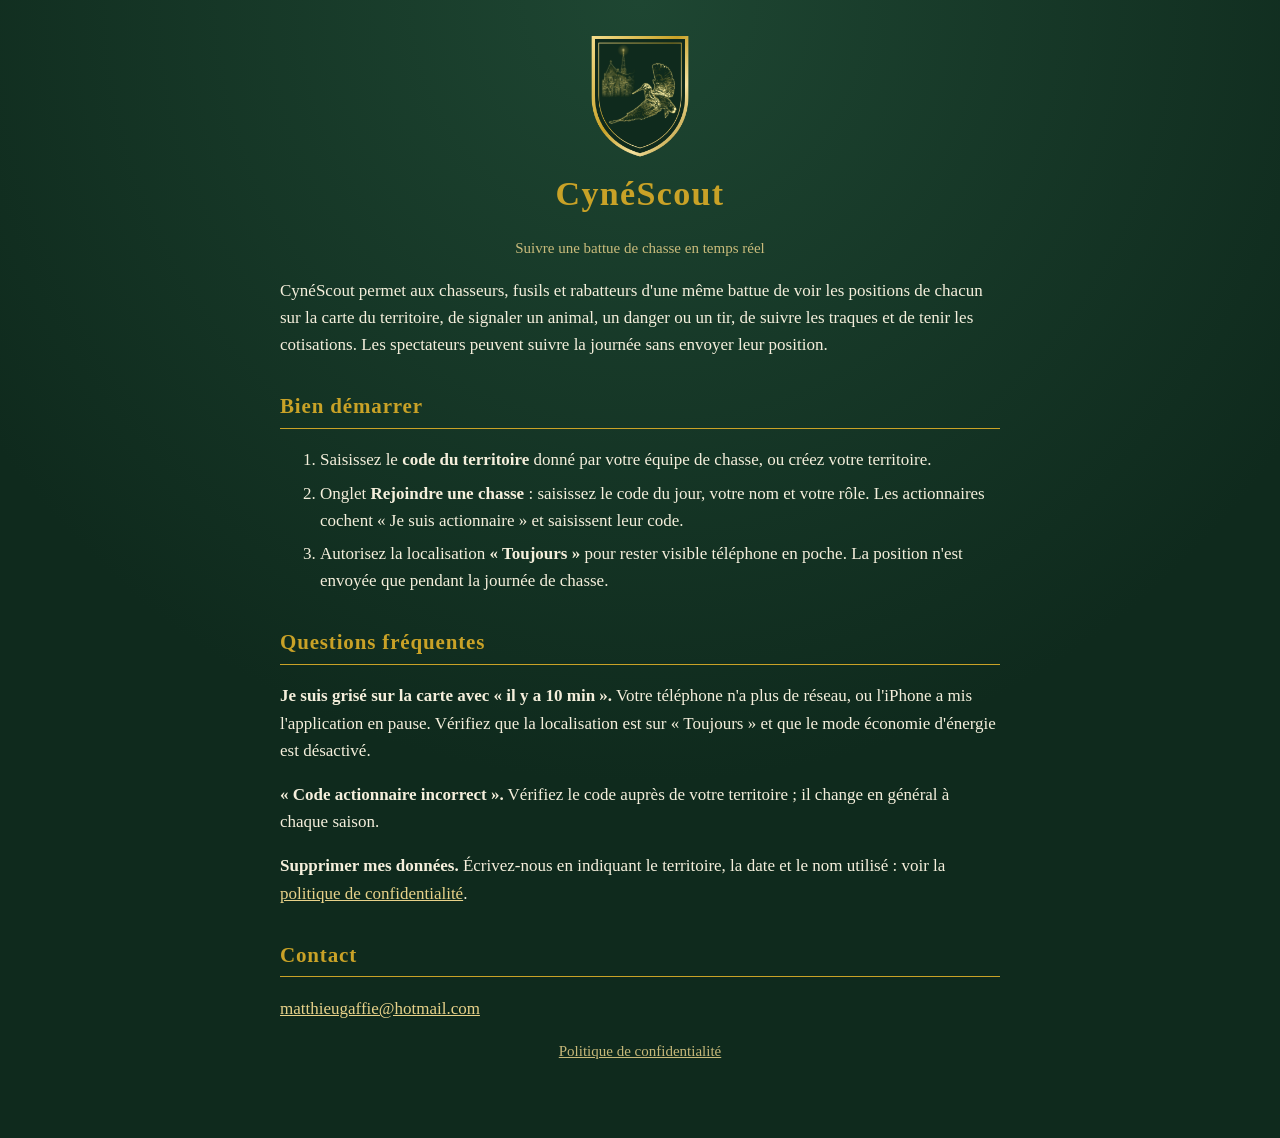
<file: index.html>
<!DOCTYPE html>
<html lang="fr">
<head>
<meta charset="utf-8">
<meta name="viewport" content="width=device-width, initial-scale=1">
<title>CynéScout · Assistance</title>
<link rel="stylesheet" href="style.css">
</head>
<body>
<main>
<img class="logo" src="logo.png" alt="Blason CynéScout">
<h1>CynéScout</h1>
<p class="discret">Suivre une battue de chasse en temps réel</p>

<p>CynéScout permet aux chasseurs, fusils et rabatteurs d'une même battue de voir les positions de chacun sur la carte du territoire, de signaler un animal, un danger ou un tir, de suivre les traques et de tenir les cotisations. Les spectateurs peuvent suivre la journée sans envoyer leur position.</p>

<h2>Bien démarrer</h2>
<ol>
<li>Saisissez le <strong>code du territoire</strong> donné par votre équipe de chasse, ou créez votre territoire.</li>
<li>Onglet <strong>Rejoindre une chasse</strong> : saisissez le code du jour, votre nom et votre rôle. Les actionnaires cochent « Je suis actionnaire » et saisissent leur code.</li>
<li>Autorisez la localisation <strong>« Toujours »</strong> pour rester visible téléphone en poche. La position n'est envoyée que pendant la journée de chasse.</li>
</ol>

<h2>Questions fréquentes</h2>
<p><strong>Je suis grisé sur la carte avec « il y a 10 min ».</strong> Votre téléphone n'a plus de réseau, ou l'iPhone a mis l'application en pause. Vérifiez que la localisation est sur « Toujours » et que le mode économie d'énergie est désactivé.</p>
<p><strong>« Code actionnaire incorrect ».</strong> Vérifiez le code auprès de votre territoire ; il change en général à chaque saison.</p>
<p><strong>Supprimer mes données.</strong> Écrivez-nous en indiquant le territoire, la date et le nom utilisé : voir la <a href="confidentialite.html">politique de confidentialité</a>.</p>

<h2>Contact</h2>
<p><a href="mailto:matthieugaffie@hotmail.com">matthieugaffie@hotmail.com</a></p>

<p class="discret"><a href="confidentialite.html">Politique de confidentialité</a></p>
</main>
</body>
</html>
</file>
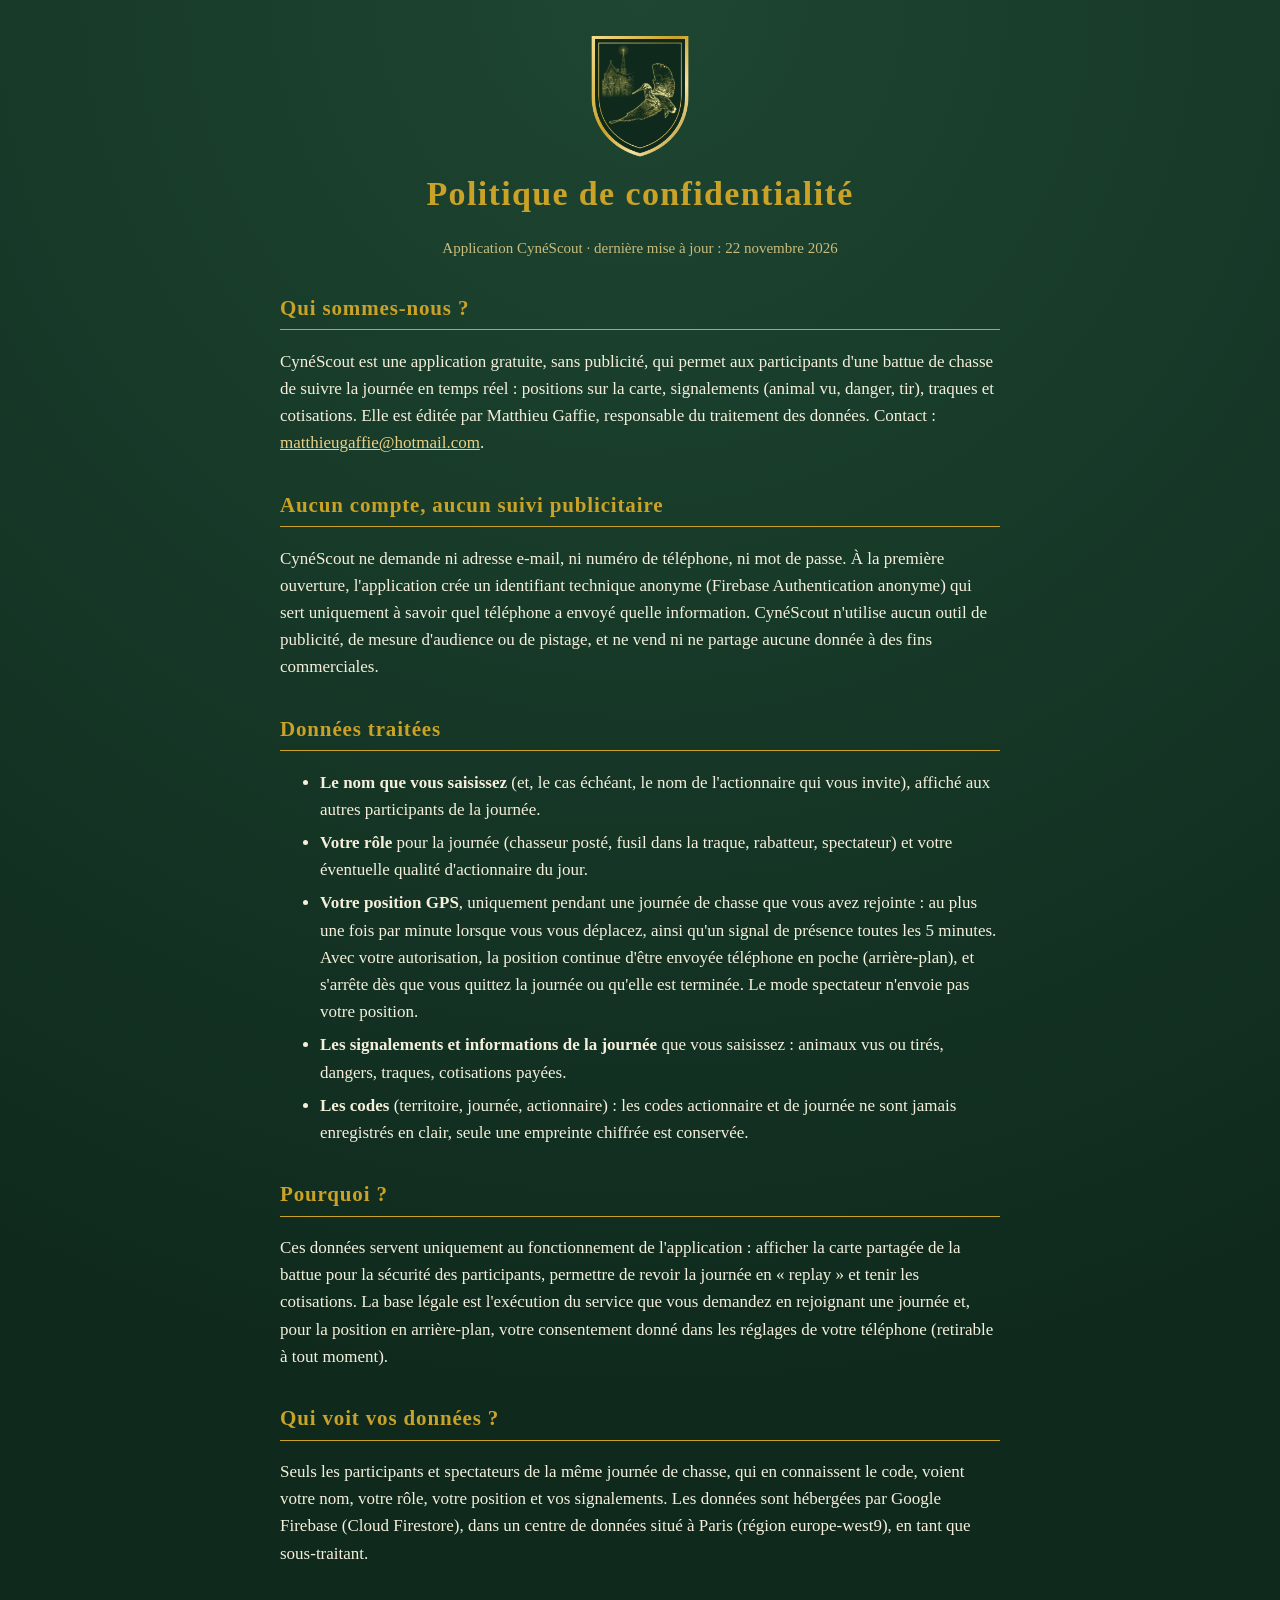
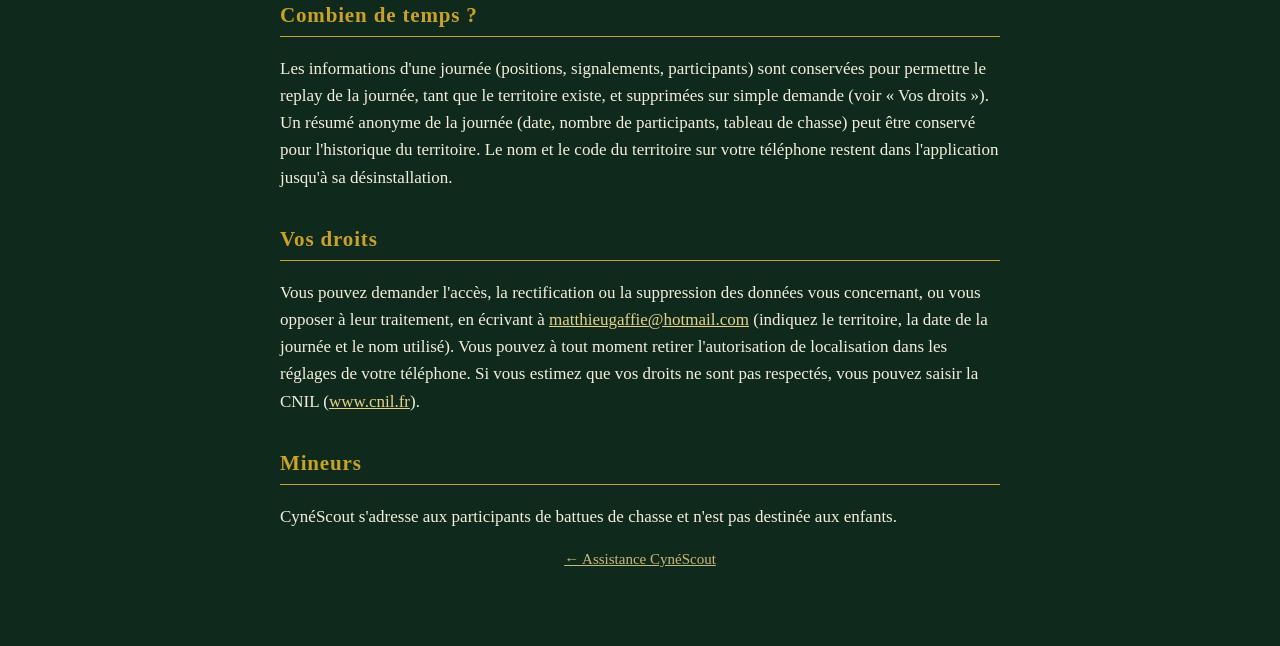
<file: confidentialite.html>
<!DOCTYPE html>
<html lang="fr">
<head>
<meta charset="utf-8">
<meta name="viewport" content="width=device-width, initial-scale=1">
<title>CynéScout · Politique de confidentialité</title>
<link rel="stylesheet" href="style.css">
</head>
<body>
<main>
<img class="logo" src="logo.png" alt="Blason CynéScout">
<h1>Politique de confidentialité</h1>
<p class="discret">Application CynéScout · dernière mise à jour : 22 novembre 2026</p>

<h2>Qui sommes-nous ?</h2>
<p>CynéScout est une application gratuite, sans publicité, qui permet aux participants d'une battue de chasse de suivre la journée en temps réel : positions sur la carte, signalements (animal vu, danger, tir), traques et cotisations. Elle est éditée par Matthieu Gaffie, responsable du traitement des données. Contact : <a href="mailto:matthieugaffie@hotmail.com">matthieugaffie@hotmail.com</a>.</p>

<h2>Aucun compte, aucun suivi publicitaire</h2>
<p>CynéScout ne demande ni adresse e-mail, ni numéro de téléphone, ni mot de passe. À la première ouverture, l'application crée un identifiant technique anonyme (Firebase Authentication anonyme) qui sert uniquement à savoir quel téléphone a envoyé quelle information. CynéScout n'utilise aucun outil de publicité, de mesure d'audience ou de pistage, et ne vend ni ne partage aucune donnée à des fins commerciales.</p>

<h2>Données traitées</h2>
<ul>
<li><strong>Le nom que vous saisissez</strong> (et, le cas échéant, le nom de l'actionnaire qui vous invite), affiché aux autres participants de la journée.</li>
<li><strong>Votre rôle</strong> pour la journée (chasseur posté, fusil dans la traque, rabatteur, spectateur) et votre éventuelle qualité d'actionnaire du jour.</li>
<li><strong>Votre position GPS</strong>, uniquement pendant une journée de chasse que vous avez rejointe : au plus une fois par minute lorsque vous vous déplacez, ainsi qu'un signal de présence toutes les 5 minutes. Avec votre autorisation, la position continue d'être envoyée téléphone en poche (arrière-plan), et s'arrête dès que vous quittez la journée ou qu'elle est terminée. Le mode spectateur n'envoie pas votre position.</li>
<li><strong>Les signalements et informations de la journée</strong> que vous saisissez : animaux vus ou tirés, dangers, traques, cotisations payées.</li>
<li><strong>Les codes</strong> (territoire, journée, actionnaire) : les codes actionnaire et de journée ne sont jamais enregistrés en clair, seule une empreinte chiffrée est conservée.</li>
</ul>

<h2>Pourquoi ?</h2>
<p>Ces données servent uniquement au fonctionnement de l'application : afficher la carte partagée de la battue pour la sécurité des participants, permettre de revoir la journée en « replay » et tenir les cotisations. La base légale est l'exécution du service que vous demandez en rejoignant une journée et, pour la position en arrière-plan, votre consentement donné dans les réglages de votre téléphone (retirable à tout moment).</p>

<h2>Qui voit vos données ?</h2>
<p>Seuls les participants et spectateurs de la même journée de chasse, qui en connaissent le code, voient votre nom, votre rôle, votre position et vos signalements. Les données sont hébergées par Google Firebase (Cloud Firestore), dans un centre de données situé à Paris (région europe-west9), en tant que sous-traitant.</p>

<h2>Combien de temps ?</h2>
<p>Les informations d'une journée (positions, signalements, participants) sont conservées pour permettre le replay de la journée, tant que le territoire existe, et supprimées sur simple demande (voir « Vos droits »). Un résumé anonyme de la journée (date, nombre de participants, tableau de chasse) peut être conservé pour l'historique du territoire. Le nom et le code du territoire sur votre téléphone restent dans l'application jusqu'à sa désinstallation.</p>

<h2>Vos droits</h2>
<p>Vous pouvez demander l'accès, la rectification ou la suppression des données vous concernant, ou vous opposer à leur traitement, en écrivant à <a href="mailto:matthieugaffie@hotmail.com">matthieugaffie@hotmail.com</a> (indiquez le territoire, la date de la journée et le nom utilisé). Vous pouvez à tout moment retirer l'autorisation de localisation dans les réglages de votre téléphone. Si vous estimez que vos droits ne sont pas respectés, vous pouvez saisir la CNIL (<a href="https://www.cnil.fr">www.cnil.fr</a>).</p>

<h2>Mineurs</h2>
<p>CynéScout s'adresse aux participants de battues de chasse et n'est pas destinée aux enfants.</p>

<p class="discret"><a href="index.html">← Assistance CynéScout</a></p>
</main>
</body>
</html>
</file>
<file: style.css>
:root { --vert: #0F2A1D; --vert-moyen: #1E4632; --or: #C9A227; --or-clair: #E8D28A; --ivoire: #F5EFDC; }
html { background: var(--vert); }
body { margin: 0; color: var(--ivoire); font: 17px/1.6 Georgia, "Times New Roman", serif;
  background: radial-gradient(circle at 50% 0, var(--vert-moyen), var(--vert) 60%) no-repeat; }
main { max-width: 720px; margin: 0 auto; padding: 32px 20px 60px; }
.logo { display: block; width: 110px; margin: 0 auto 8px; }
h1, h2 { color: var(--or); letter-spacing: .04em; }
h1 { text-align: center; margin: 0 0 4px; }
h2 { margin-top: 32px; font-size: 21px; border-bottom: 1px solid var(--or); padding-bottom: 4px; }
.discret { color: var(--or-clair); opacity: .85; text-align: center; font-size: 15px; }
a { color: var(--or-clair); }
li { margin-bottom: 6px; }
</file>
